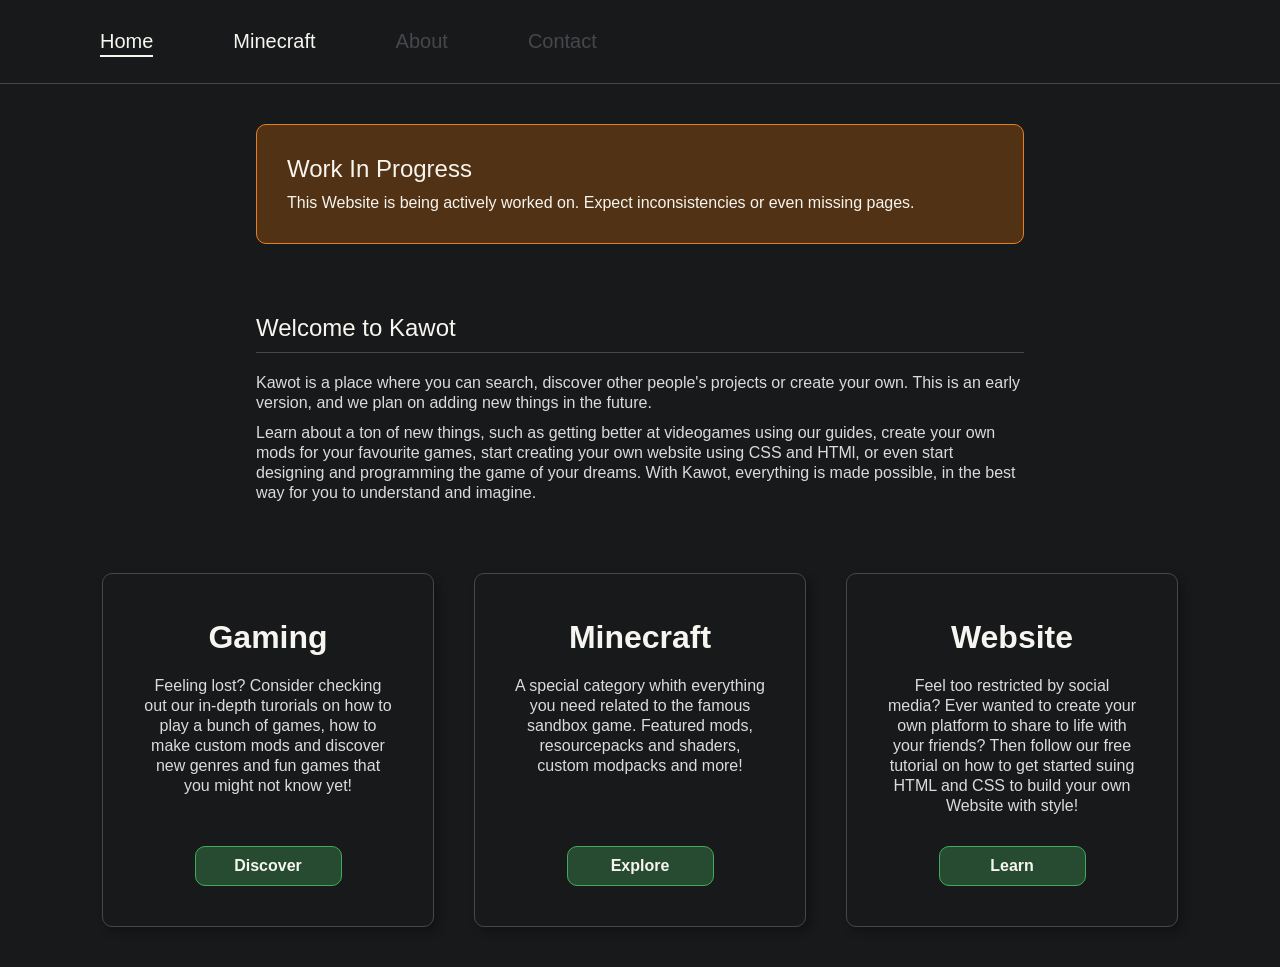
<file: website/content/index.html>
<!DOCTYPE html>
<html lang="en">
<head>
    <meta charset="utf-8"">
    <meta name="viewport" content="width=device-width, initial-scale=1">
    <title>Kawot</title>
    <link rel="icon" type="image/png" href="assets/page-icon.png">
    <link rel="stylesheet" href="main.css">
</head>
<body>

<nav class="navigation">
    <a href="index.html" class="category-link active">Home</a>
    <a href="minecraft/index.html" class="category-link">Minecraft</a>
    <a href="index.html" class="category-link disabled" title="This page is not available yet.">About</a>
    <a href="index.html" class="category-link disabled" title="This page is not available yet.">Contact</a>
</nav>

<div class="info-wip">
    <h2>Work In Progress</h2>
    <p>This Website is being actively worked on. Expect inconsistencies or even missing pages.</p>
</div>

<div class="description">
    <h2>Welcome to Kawot</h2>
    <p>
    Kawot is a place where you can search, discover other people's projects or create your own. This is an early version, and we plan on adding new things in the future.
    </p>

    <p>
    Learn about a ton of new things, such as getting better at videogames using our guides, create your own mods for your favourite games, 
    start creating your own website using CSS and HTMl, or even start designing and programming the game of your dreams.  With Kawot, everything is made possible,
    in the best way for you to understand and imagine.
    </p>
</div>

<div class="card-container">

    <div class="card">
        <h1>Gaming</h1>

        <div class="card-description">
        <p>
        Feeling lost? Consider checking out our in-depth turorials on how to play a bunch of games, how to make custom mods and discover new genres and fun games that you might not know yet!
        </p>
        </div>

        <a href="index.html">Discover</a>
    </div>

    <div class="card">
        <h1>Minecraft</h1>

        <div class="card-description">
        <p>
        A special category whith everything you need related to the famous sandbox game. Featured mods, resourcepacks and shaders, custom modpacks and more!
        </p>
        </div>

        <a href="minecraft/index.html">Explore</a>
    </div>

    <div class="card">
        <h1>Website</h1>

        <div class="card-description">
        <p>
        Feel too restricted by social media? Ever wanted to create your own platform to share to life with your friends? Then follow our free tutorial on how to get started suing HTML and CSS to build your own Website with style!
        </p>
        </div>

        <a href="index.html">Learn</a>
    </div>

</div>

</body>
</html>
</file>
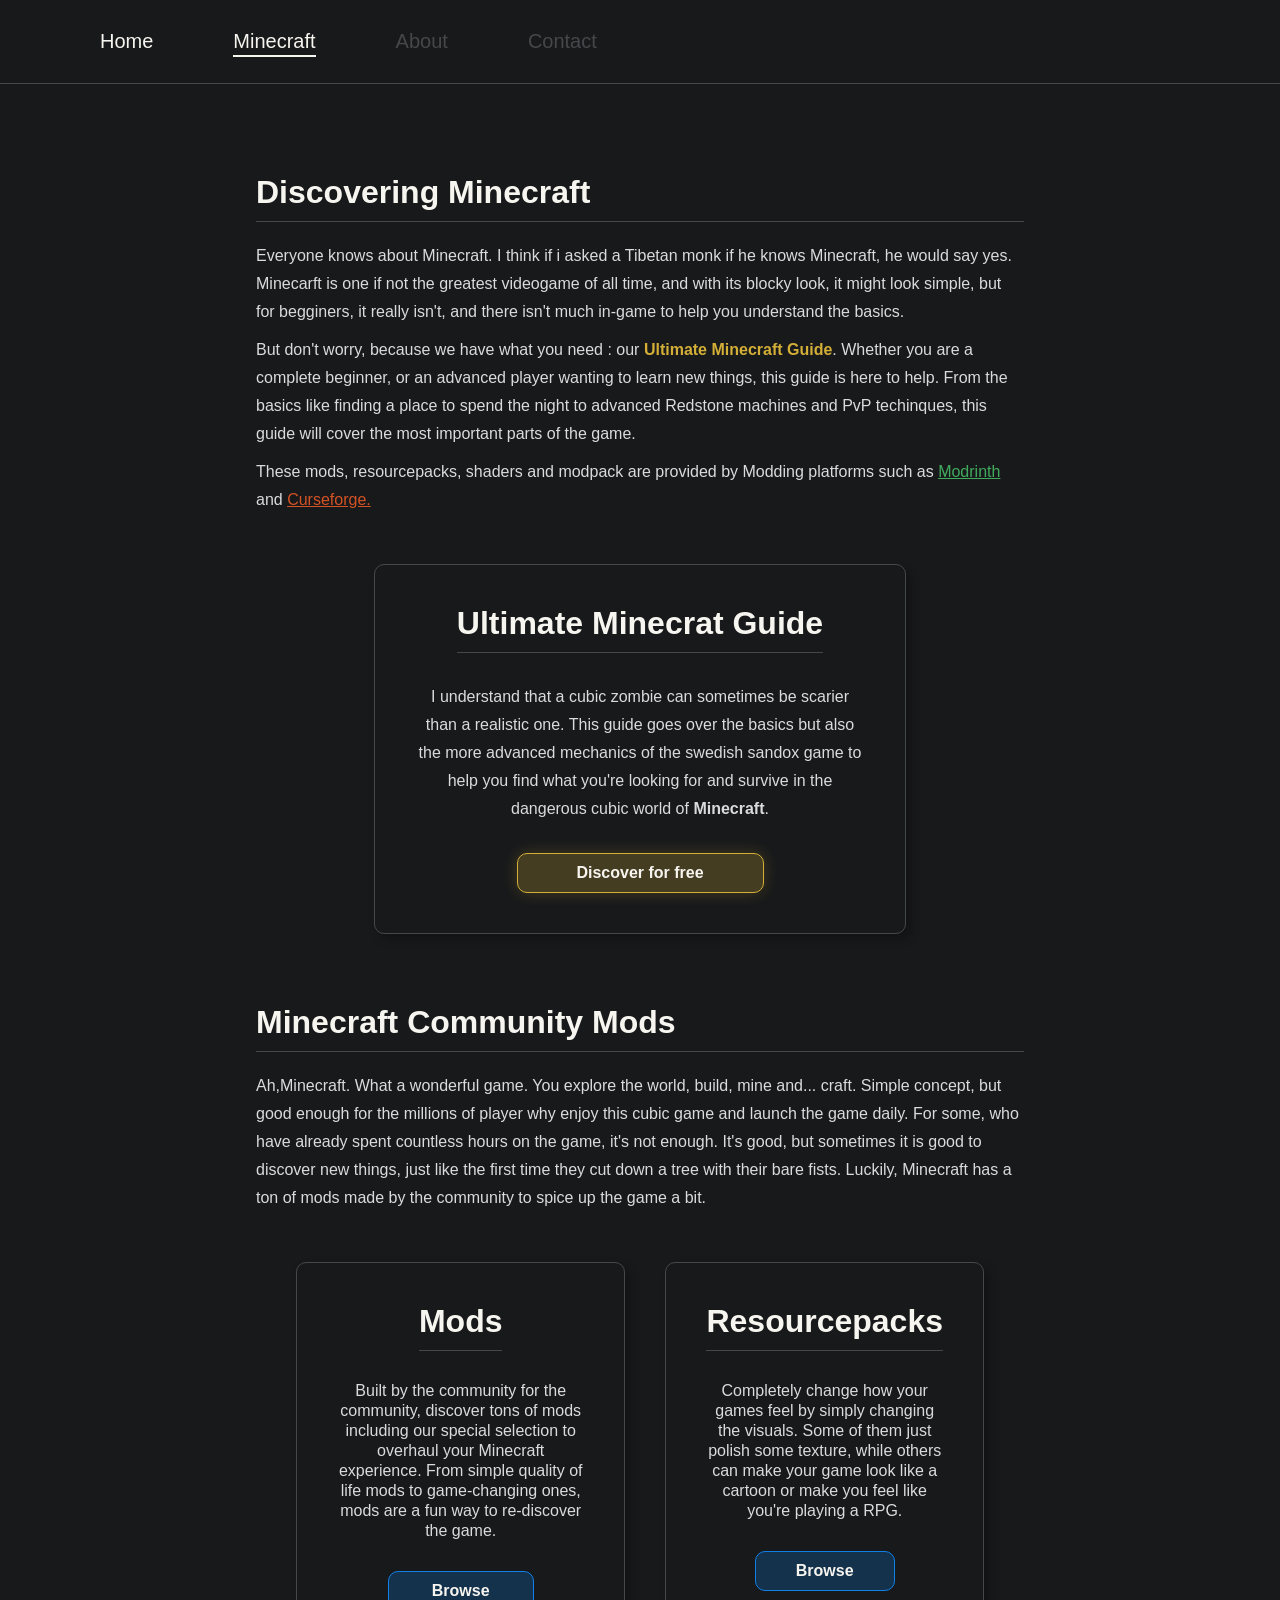
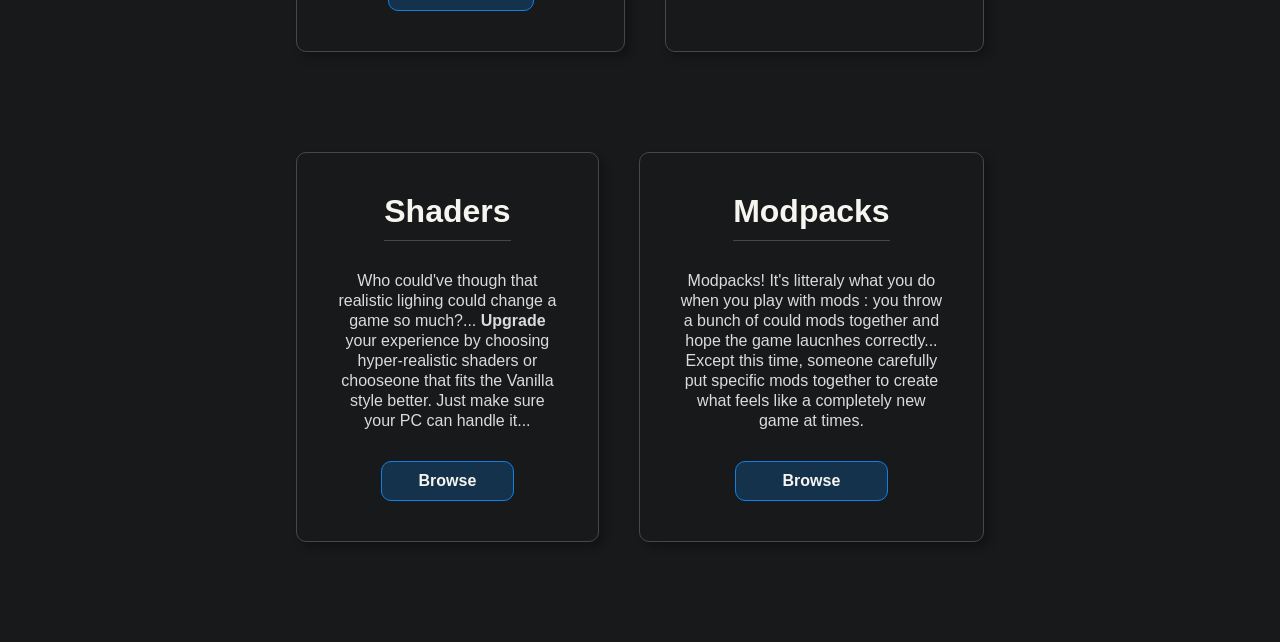
<file: website/content/minecraft/index.html>
<!DOCTYPE html>
<html lang="en">
<head>
    <meta charset="utf-8"">
    <meta name="viewport" content="width=device-width, initial-scale=1">
    <title>Kawot</title>
    <link rel="icon" type="image/png" href="/assets/page-icon.png">
    <link rel="stylesheet" href="style.css">
</head>
<body>

<nav class="navigation">
    <a href="/index.html" class="category-link">Home</a>
    <a href="minecraft/index.html" class="category-link active">Minecraft</a>
    <a href="index.html" class="category-link disabled" title="This page is not available yet.">About</a>
    <a href="index.html" class="category-link disabled" title="This page is not available yet.">Contact</a>
</nav>

<div class="container">

<div class="text-container">
    <h1>Discovering Minecraft</h1>
    <p>
    Everyone knows about Minecraft. I think if i asked a Tibetan monk if he knows Minecraft, he would say yes. Minecarft is one if not the greatest videogame
    of all time, and with its blocky look, it might look simple, but for begginers, it really isn't, and there isn't much in-game to help you understand the basics.
    </p>

    <p>
    But don't worry, because we have what you need : our <span class="text-bold text-gold">Ultimate Minecraft Guide</span>. Whether you are a complete beginner, or an advanced player wanting to learn new
    things, this guide is here to help. From the basics like finding a place to spend the night to advanced Redstone machines and PvP techinques, this guide will cover the most important 
    parts of the game.
    </p>

    <p>
    These mods, resourcepacks, shaders and modpack are provided by Modding platforms such as <a class="text-link text-green" href="https://modrinth.com" target="_blank" title="↗ Modrinth">Modrinth</a> 
    and <a class="text-link text-orange" href="https://curseforge.com" target="_blank" title="↗ Curseforge" >Curseforge.</a>
    </p>
</div>

<div class="card-container">

    <div class="card-guide">
        <h1>Ultimate Minecrat Guide</h1>

        <div class="card-description">
        <p>
        I understand that a cubic zombie can sometimes be scarier than a realistic one. This guide goes over the basics but also the more advanced mechanics of the swedish sandox game
        to help you find what you're looking for and survive in the dangerous cubic world of <span class="text-bold">Minecraft</span>.
        </p>
        </div>

        <a href="index.html" class="golden-card">Discover for free</a>
    </div>
</div>

<div class="text-container">
    <h1>Minecraft Community Mods</h1>
    <p>
    Ah,Minecraft. What a wonderful game. You explore the world, build, mine and... craft. Simple concept, but good enough for the millions of player why enjoy this 
    cubic game and launch the game daily. For some, who have already spent countless hours on the game, it's not enough. It's good, but sometimes it is good to discover new things, 
    just like the first time they cut down a tree with their bare fists. Luckily, Minecraft has a ton of mods made by the community to spice up the game a bit.
    </p>

</div>

<div class="card-container">

    <div class="card">
        <h1>Mods</h1>

        <div class="card-description">
        <p>
        Built by the community for the community, discover tons of mods including our special selection to overhaul your Minecraft experience. 
        From simple quality of life mods to game-changing ones, mods are a fun way to re-discover the game.
        </p>
        </div>

        <a href="index.html">Browse</a>
    </div>

    <div class="card">
        <h1>Resourcepacks</h1>

        <div class="card-description">
        <p>
        Completely change how your games feel by simply changing the visuals. Some of them just polish some texture, while others can make your game 
        look like a cartoon or make you feel like you're playing a RPG.
        </p>
        </div>

        <a href="minecraft/index.html">Browse</a>
    </div>

</div>

<div class="card-container">

    <div class="card">
        <h1>Shaders</h1>

        <div class="card-description">
        <p>
        Who could've though that realistic lighing could change a game so much?... <span class="text-bold">Upgrade</span> your experience by choosing 
        hyper-realistic shaders or chooseone that fits the Vanilla style better. Just make sure your PC can handle it...
        </p>
        </div>

        <a href="index.html">Browse</a>
    </div>

    <div class="card">
        <h1>Modpacks</h1>

        <div class="card-description">
        <p>
        Modpacks! It's litteraly what you do when you play with mods : you throw a bunch of could mods together and hope the game laucnhes correctly... 
        Except this time, someone carefully put specific mods together to create what feels like a completely new game at times.
        </p>
        </div>

        <a href="index.html">Browse</a>
    </div>

</div>

</div>

</body>
</html>
</file>
<file: website/content/main.css>
:root {
    --color-background-dark: #18191b;
    --color-off-white: #f7f5ef;
    --color-dark-white: #dbdbdb;
    --color-light-gray: #7e7f81;
    --color-gray: #45484b;

    --color-green: #41AB5D;
    --color-orange: #e77f1e;

    --shadow: #00000044;
    --shadow-green: #41ab5d57;
    --shadow-orange: #523214;

    --border-common: 10px;

    --margin-sides-gl: 20%;

    --font-arial: Arial, Helvetica, sans-serif;
}

* {
    margin: 0;
    padding: 0;
}

body {
    background-color: var(--color-background-dark);
}


    /* NAVIGATION */

.navigation {
    display: flex;
    justify-content: flex-start;
    align-items: center;
    gap: 80px;

    padding: 30px 100px;

    border-bottom: 1px solid var(--color-gray);
}

.navigation a {
    font-family: var(--font-arial);
    font-size: 20px;
    color: var(--color-off-white);
    text-decoration: none;
    position: relative;
}

.navigation a.disabled{
    color: var(--color-gray);
}

.navigation a.active::after {
    content: "";
    position: absolute;
    left: 0%;
    top: 25px;
    width: 100%;
    height: 2px;
    background: var(--color-off-white);
}


    /* INFO WIP */

.info-wip {
    margin : 40px var(--margin-sides-gl);
    padding: 20px 30px;

    background: var(--shadow-orange);
    border: 1px solid var(--color-orange);
    border-radius: var(--border-common);

    /* box-shadow: 5px 5px 10px #e77f1e33, inset 5px 5px 10px #00000033; */
}

.info-wip p {
    color: var(--color-off-white);
}


    /* CONTENT */

h1 {
    color: var(--color-off-white);
    font-family: var(--font-arial);
    font-weight: bold;

    margin: 5px 0 10px;
}

h2 {
    color: var(--color-off-white);
    font-family: var(--font-arial);
    font-weight: normal;

    margin: 10px 0 0;
}

h3 {
    color: var(--color-off-white);
    font-family: var(--font-arial);
    font-weight: normal;

    margin: 10px 0 0;
}

p {
    color: var(--color-dark-white);
    font-family: var(--font-arial);

    line-height: 20px;

    margin: 10px 0;
}


    /* DESCRIPTION */

.description {
    margin : 40px var(--margin-sides-gl) 0;
    padding: 20px 0;

    min-height: 55px;
}

.description h3 {
    font-style: italic;
}

.description p {
    color: var(--color-dark-white);
}

.description h2 {
    margin-bottom: 20px;
    padding-bottom: 10px;
    
    border-bottom: 1px solid var(--color-gray);
}


    /* CARDS */

.card-container {
    display: flex;
    justify-content: center;
    gap: 20px;

    margin : 10px 40px;
    padding: 20px 30px;

    /* border: 1px solid var(--color-gray);
    border-radius: var(--border-common); */
}

.card {
    display: flex;
    flex-direction: column;
    align-items: center;

    margin: 10px;
    padding: 40px;

    width: 250px;

    text-align: center;

    border: 1px solid var(--color-gray);
    border-radius: var(--border-common);

    box-shadow: 5px 5px 10px var(--shadow);
} 

.card .card-description {
    min-height: 160px;
}

.card a {
    padding: 10px;
    margin: 20px 0 0;
    min-width: 50%;

    color: var(--color-off-white);
    font-family: var(--font-arial);
    font-weight: bold;
    text-decoration: none;

    border: 1px solid var(--color-green);
    border-radius: 10px;
    background-color: var(--shadow-green);

}
</file>
<file: website/content/minecraft/style.css>
:root {
    --color-background-dark: #18191b;
    --color-off-white: #f7f5ef;
    --color-dark-white: #dbdbdb;
    --color-light-gray: #7e7f81;
    --color-gray: #45484b;

    --color-green: #41AB5D;
    --color-gold: #d3af37;
    --color-orange: #D45324;
    --color-blue: #1080e9;

    --shadow: #00000044;
    --shadow-green: #41ab5d57;
    --shadow-gold: #d3af373d;
    --shadow-blue: #1080e93d;

    --border-common: 10px;

    --margin-sides-gl: 20%;

    --font-arial: Arial, Helvetica, sans-serif;
}

* {
    margin: 0;
    padding: 0;
}

body {
    background-color: var(--color-background-dark);
}


    /* NAVIGATION */

.navigation {
    display: flex;
    justify-content: flex-start;
    align-items: center;
    gap: 80px;

    padding: 30px 100px;

    border-bottom: 1px solid var(--color-gray);
}

.navigation a {
    font-family: var(--font-arial);
    font-size: 20px;
    color: var(--color-off-white);
    text-decoration: none;
    position: relative;
}

.navigation a.disabled{
    color: var(--color-gray);
}

.navigation a.active::after {
    content: "";
    position: absolute;
    left: 0%;
    top: 25px;
    width: 100%;
    height: 2px;
    background: var(--color-off-white);
}

.container {
    max-width: 60%;
    padding: 30px 0;

    margin: 20px auto 0;
}

.text-container {
    margin: 40px auto 20px;
}

h1 {
    color: var(--color-off-white);
    font-family: var(--font-arial);
    font-weight: bold;

    margin: 0 0 20px;
    padding-bottom: 10px;

    border-bottom: 1px solid var(--color-gray);
}

h2 {
    color: var(--color-off-white);
    font-family: var(--font-arial);
    font-weight: normal;

    margin: 10px 0 0;
}

h3 {
    color: var(--color-off-white);
    font-family: var(--font-arial);
    font-weight: normal;

    margin: 10px 0 0;
}

p {
    color: var(--color-dark-white);
    font-family: var(--font-arial);

    line-height: 28px;

    margin: 10px 0;
}

.text-bold {
    font-weight: bold;
}

.text-gold {
    color: var(--color-gold);
}

.text-green {
    color: var(--color-green);
}

.text-orange {
    color: var(--color-orange);
}

.text-blue {
    color: var(--color-blue);
}


    /* CARDS */

.card-container {
    display: flex;
    justify-content: center;
    gap: 20px;

    margin : 20px 0 40px;
    padding: 20px 30px;
}

.card {
    display: flex;
    flex-direction: column;
    align-items: center;

    margin: 10px;
    padding: 40px;

    max-width: 40%;

    text-align: center;

    border: 1px solid var(--color-gray);
    border-radius: var(--border-common);

    box-shadow: 5px 5px 10px var(--shadow);
} 

.card-guide {
    display: flex;
    flex-direction: column;
    align-items: center;

    margin: 10px;
    padding: 40px;

    width: 450px;

    text-align: center;

    border: 1px solid var(--color-gray);
    border-radius: var(--border-common);

    box-shadow: 5px 5px 10px var(--shadow);
}

.card p {
    line-height: 20px;
}

.card .card-description {
    min-height: 160px;
}

.card a {
    padding: 10px;
    margin: 20px 0 0;
    min-width: 50%;

    color: var(--color-off-white);
    font-family: var(--font-arial);
    font-weight: bold;
    text-decoration: none;

    border: 1px solid var(--color-blue);
    border-radius: 10px;
    background-color: var(--shadow-blue);

}

.card-guide a {
    padding: 10px;
    margin: 20px 0 0;
    min-width: 50%;

    color: var(--color-off-white);
    font-family: var(--font-arial);
    font-weight: bold;
    text-decoration: none;

    border: 1px solid var(--color-gold);
    border-radius: 10px;
    background-color: var(--shadow-gold);

    box-shadow: 0 0 15px var(--shadow-gold);
}
</file>
